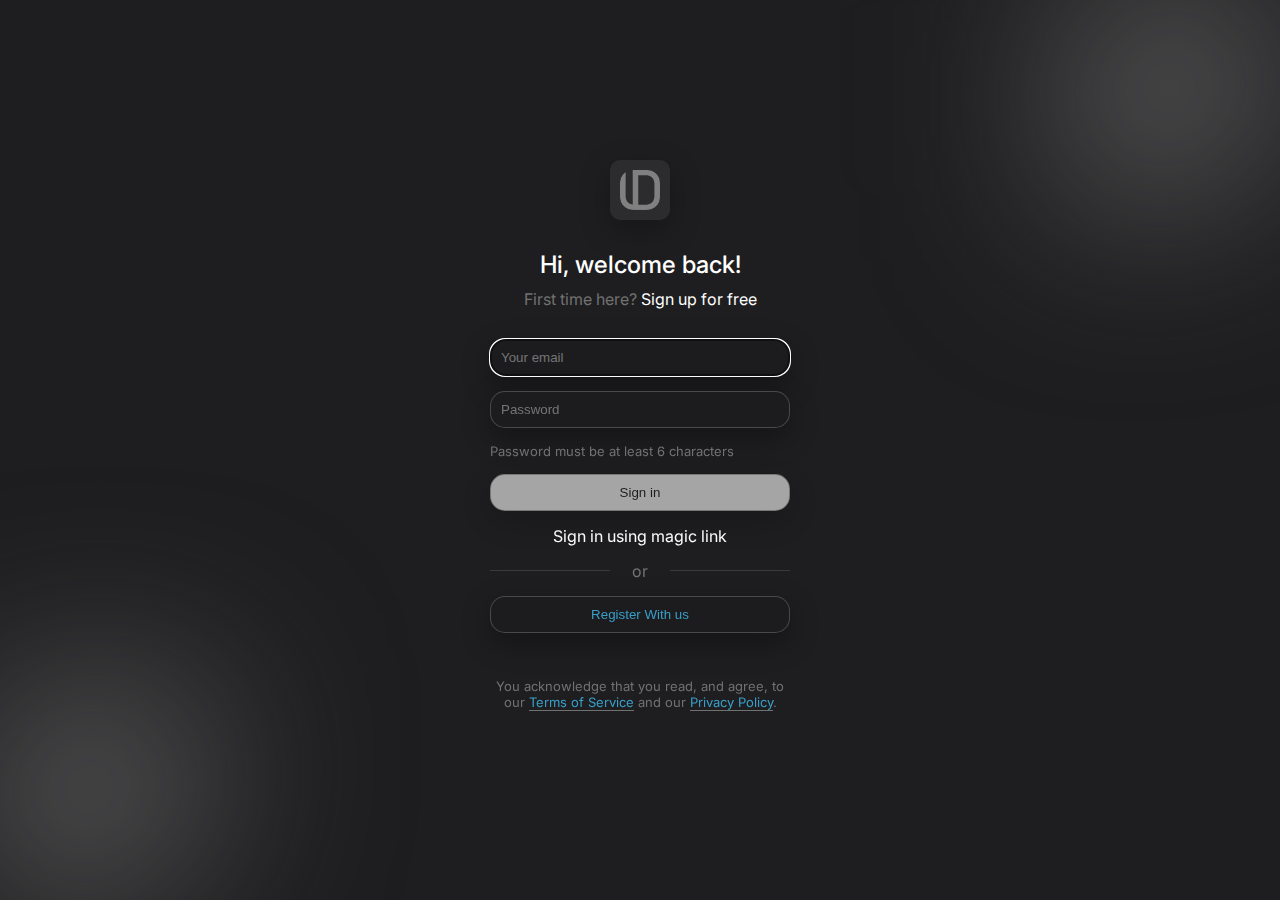
<file: index.html>
<!DOCTYPE html>
<html lang="en">
<head>
    <meta charset="UTF-8">
    <title>AZURE</title>
    <link rel="shortcut icon" href="logo.png" type="image/x-icon">
    <meta name="viewport" content="width=device-width, initial-scale=1.0">
    <link rel="stylesheet" href="style.css">
</head>
<body>
    <header>
        <div class="logo">
            <img src="logo.png" alt="">
        </div>
        <h1>Hi, welcome back!</h1>
        <p>First time here? <span class="text-white">Sign up for free</span></p>
    </header>
    <form action="login.html">
        <input 
        type="email" 
        name="email" 
        placeholder="Your email"
        autofocus
        required>
        <input 
        type="password" 
        name="password" 
        placeholder="Password"
        minlength="6"
        required>
        <p>Password must be at least 6 characters</p>
        <button type="submit" >Sign in</button>
        <p class="text-white">Sign in using magic link</p>
        <div class="or">or</div>
        <button class="sso" type="button"><a href="registration.html">Register With us</a></button>
        <p>
            You acknowledge that you read, and agree, to our <a>Terms of Service</a> and our <a>Privacy Policy</a>.
        </p>
    </form>


</body>
</html>
</file>
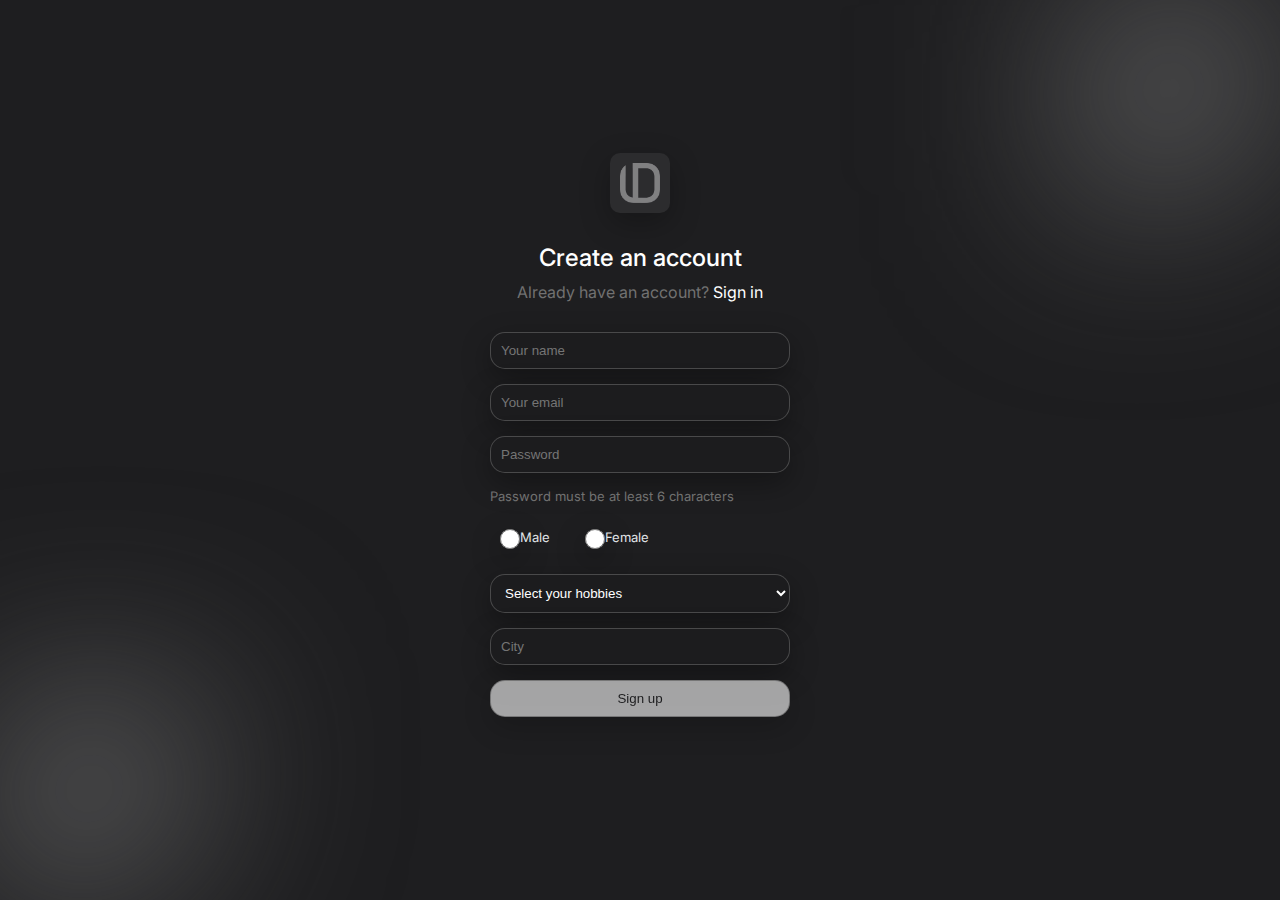
<file: registration.html>
<!DOCTYPE html>
<html lang="en">
<head>
    <meta charset="UTF-8">
    <meta name="viewport" content="width=device-width, initial-scale=1.0">
    <title>registration</title>
    <link rel="shortcut icon" href="logo.png" type="image/x-icon">
    <link rel="stylesheet" href="style.css">
</head>
<body> 
    <header>
        <div class="logo">
            <img src="logo.png" alt="">
        </div>
        <h1>Create an account</h1>
        <p>Already have an account? <span class="text-white">Sign in</span></p>
    </header>
    <form action="login.html">
        <input type="name" name="name" placeholder="Your name" required>
        <input type="email" name="email" placeholder="Your email" required>
        <input type="password" name="password" placeholder="Password" minlength="6">
        <p>Password must be at least 6 characters</p>

        <div class="gender">
            <label for="male">
                <input type="radio" name="gender" id="male" value="male">
                Male
            </label>
            <label for="female">
                <input type="radio" name="gender" id="female" value="female">
                    Female
            </label>
        </div>

        <select name="hobbies" >
            <option value="" hidden>Select your hobbies</option>
            <option value="music">Music</option>
            <option value="reading">Reading</option>
            <option value="gaming">Gaming</option>
            <option value="traveling">Traveling</option>
            <option value="cooking">Cooking</option>
            <option value="sports">Sports</option>
            <option value="other">Other</option>
        </select>
        <input type="text" name="" placeholder="City" required>
        <button type="submit">Sign up</button>
    </form>
</body>
</html>
</file>
<file: style.css>
@import url('https://fonts.googleapis.com/css2?family=Inter:ital,opsz,wght@0,14..32,100..900;1,14..32,100..900&display=swap');
body {
    background-color: #1E1E20;
    color: #717171;
    font-family: Inter;
    margin: 0;
    text-align: center;
    min-height: 100vh;
    display: flex;
    flex-direction: column;
    justify-content: center;
    align-items: center;
    position: relative;
}
body::after,
body::before {
    position: absolute;
    width: 200px;
    height: 200px;
    content: '';
    background-color: #717171;
    top: 0;
    right: 0;
    border-radius: 10px 30px 600px 100px;
    filter: blur(100px);
    pointer-events: none;
}
body::after {
    top: unset;
    right: unset;
    bottom: 0;
    left: 0;
    border-radius: 100px 30px 600px 100px;
}
* {
    padding: 0;
    margin: 0;
    list-style: none;
}
.logo img {
    width: 40px;
    opacity: .4;
}
.logo {
    width: 60px;
    height: 60px;
    margin: auto;
    background-color: #2C2C2E;
    display: flex;
    justify-content: center;
    align-items: center;
    border-radius: 10px;
    box-shadow: 0 10px 30px #0004;
    margin-bottom: 30px;
}
h1 {
    font-weight: 500;
    color: #fff;
    font-size: x-large;
    margin-bottom: 10px;
}
.text-white {
    color: #fff;
}
form {
    display: flex;
    margin: auto;
    margin-block: 30px;
    width: min(300px, 90vw);
    gap: 15px;
    flex-wrap: wrap;
}
form input,
form button {
    padding: 10px;
    border-radius: 15px;
    background-color: #1C1C1E;
    box-shadow: 0 10px 30px #0005;
    border: 1px solid #71717188;
    transition: background-image 0.5s, opacity .5s, border .5s;
}

form label {
    color: #e1e4e7;
    font-size: small;
    display: flex;
    padding: 10px;
    flex-wrap: nowrap;
}

form * {
    width: 100%!important;
}
form input {
    color: #fff;
}
form button {
    cursor: pointer;
}
form button[type="submit"] {
    background-color: #fff;
    color: #1C1C1E;
}
.or {
    position: relative;
}
.or::before {
    position: absolute;
    width: 100%;
    height: 1px;
    content: '';
    left: 0;
    top: 45%;
    background-image: linear-gradient(
        to right, 
        #71717155 0 40%, transparent 40% 60%, #71717155 60%
    );
}
p a {
    border-bottom: 1px solid #717171;
}
input + p {
    font-size: small;
    text-align: left;
}
.sso {
    margin-bottom: 30px;
}
.sso + button {
    width: 100%;
    background-color: #2C2C2E;
    color: #fff;
    font-weight: 500;
    padding: 10px;
    border-radius: 15px;
    box-shadow: 0 10px 30px #0005;
    transition: background-color .5s, opacity .5s;

}
a{
    color: #3cb1e0e0;
    text-decoration: none;
}
.sso + p {
    font-size: small;
}
input:invalid:not(:placeholder-shown) {
    border-color: red;
    background-image: url(checked_red.png);
}
input:valid:not(:placeholder-shown) {
    border-color: green;
    background-image: url(checked_green.png);
}
input:invalid:not(:placeholder-shown), 
input:valid:not(:placeholder-shown) {
    background-size: 20px;
    background-repeat: no-repeat;
    background-position: calc(100% - 10px);
}
input:invalid:not(:placeholder-shown) + p {
    color: #a20e0e;
}
input:invalid ~ button[type="submit"] {
    opacity: .6;
    pointer-events: none;
}

input:where([type="radio"]) {
    width: 20px !important;
    height: 20px;
    border-radius: 50%;
    background-color: #1C1C1E;
    border: 1px solid #71717188;
    cursor: pointer;
}

input[type="radio"] {
  /* ...existing styles */
  display: grid;
  place-content: center;
}

input[type="radio"]::before {
  content: "";
  width: 0.65em;
  height: 0.65em;
  border-radius: 50%;
  transform: scale(0);
  transition: 120ms transform ease-in-out;
  box-shadow: inset 1em 1em var(--form-control-color);
}

input[type="radio"]:checked::before {
  transform: scale(1);
}
input[type="radio"]:checked {
    background-color: #3778cd;
    border-color: #405b91;
}
input[type="radio"]:checked + label {
    color: #fff;
}

select {
    width: 100%;
    padding: 10px;
    border-radius: 15px;
    background-color: #1C1C1E;
    color: #fff;
    border: 1px solid #71717188;
    box-shadow: 0 10px 30px #0005;
    transition: background-image 0.5s, opacity .5s, border .5s;
}

.gender {
    display: flex;
    gap: 15px;
    flex-wrap: wrap;
}

.gender label{
    flex-direction: row;
    width: auto !important;
}
</file>
